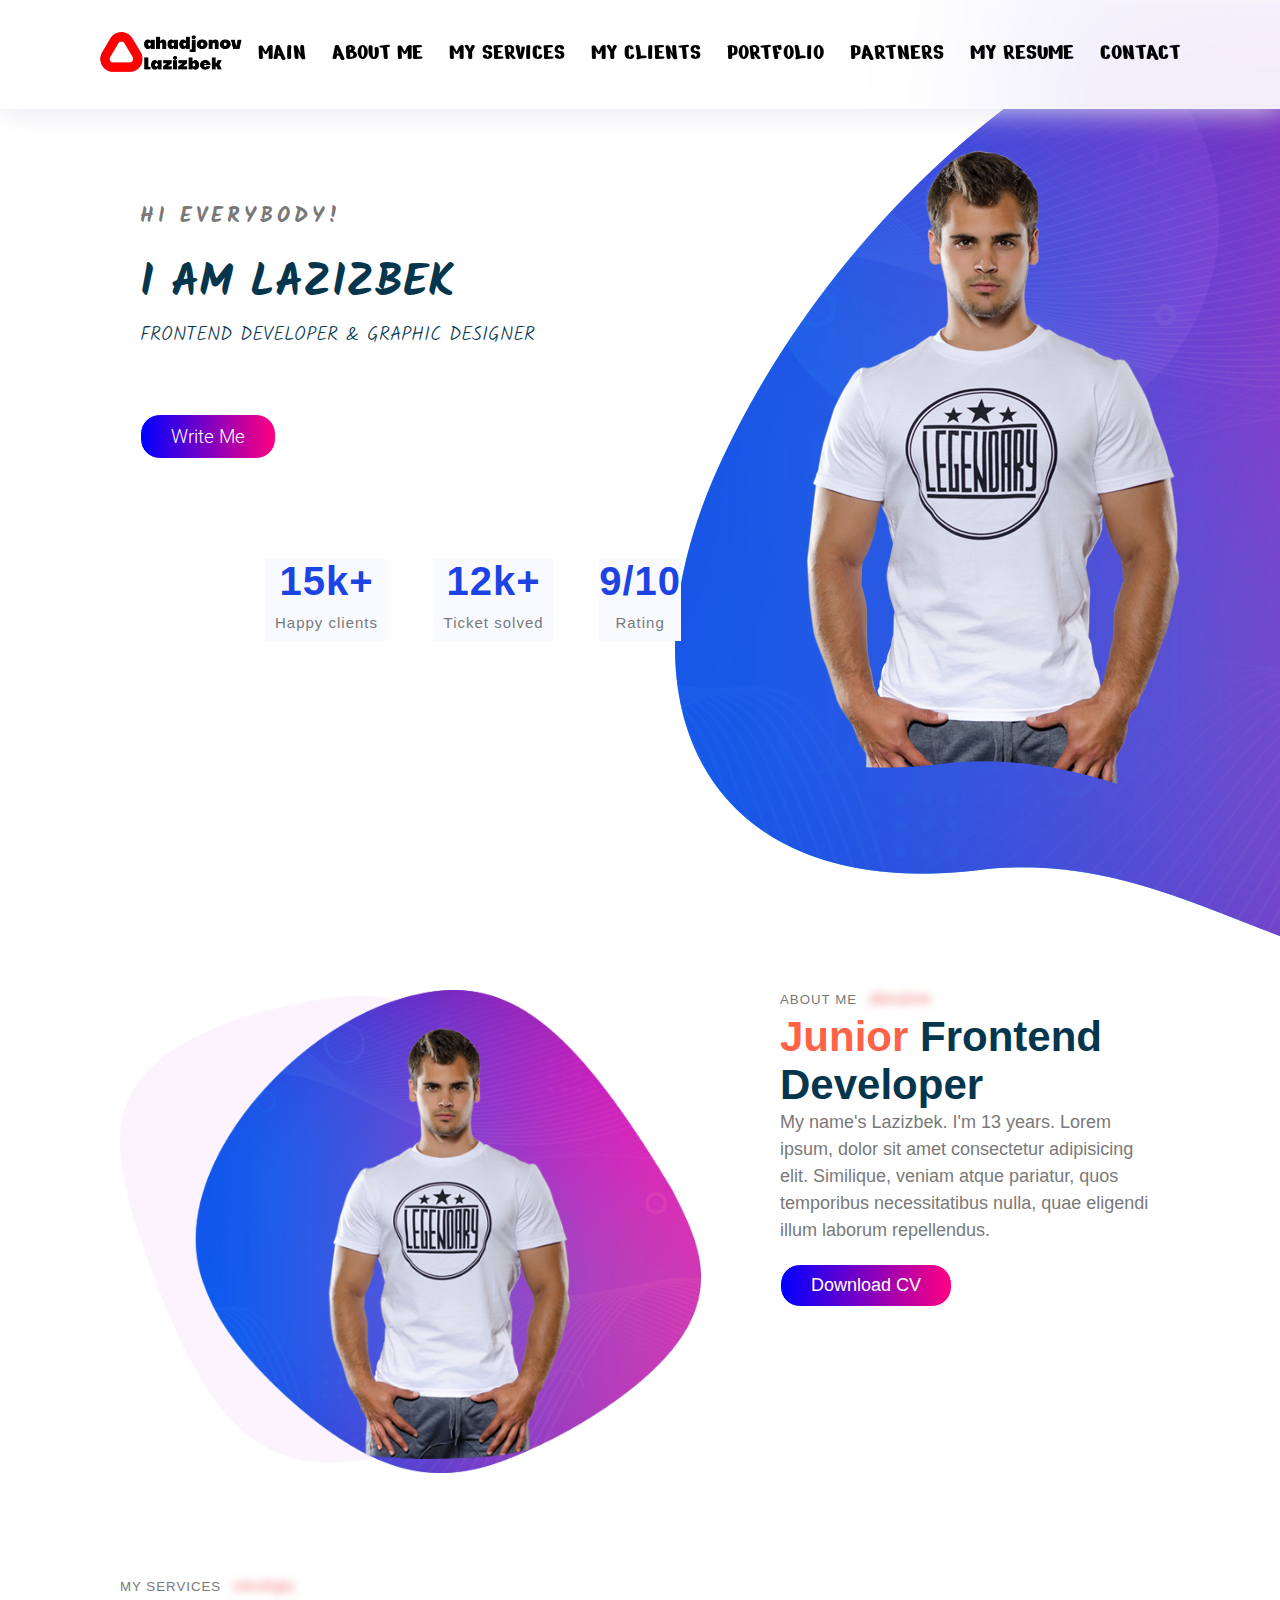
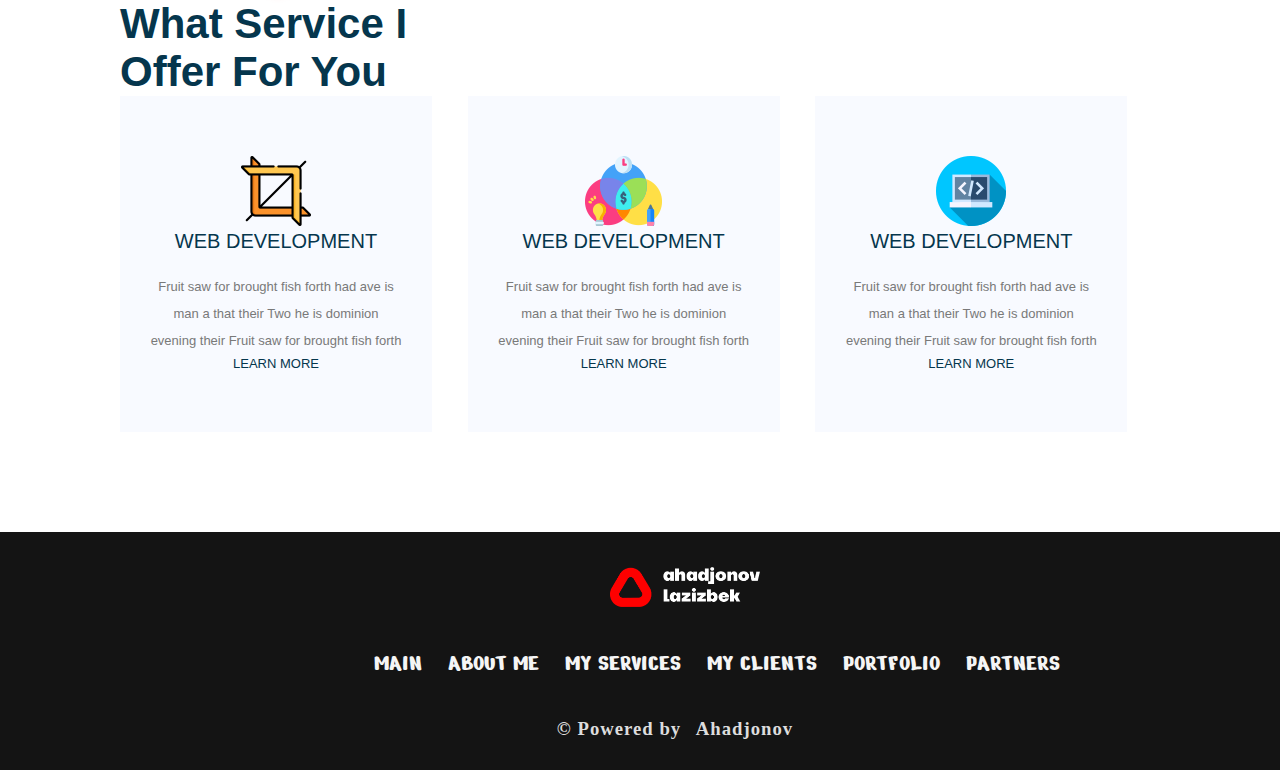
<file: index.html>
<!DOCTYPE html>
<html lang="en">
<head>
    <meta charset="UTF-8">
    <meta name="viewport" content="width=device-width, initial-scale=1.0">
    <title>Portfolio | Lazizbek Akhadjonov</title>
    <link rel="stylesheet" href="/main.css">
    <link rel="icon" type="image/ahadjonov logo transparent 2.png" href="./images/ahadjonov logo transparent 2.png">
    <link rel="preconnect" href="https://fonts.googleapis.com">
    <link rel="preconnect" href="https://fonts.gstatic.com" crossorigin>
    <link href="https://fonts.googleapis.com/css2?family=Kalam:wght@300;400;700&family=Nerko+One&family=Roboto&display=swap" rel="stylesheet">
    <!-- Google tag (gtag.js) -->
    <script async src="https://www.googletagmanager.com/gtag/js?id=G-WJMTF957H3"></script>
    <script>
        window.dataLayer = window.dataLayer || [];
        function gtag(){dataLayer.push(arguments);}
        gtag('js', new Date());

        gtag('config', 'G-WJMTF957H3');
        </script>
        <!-- window.dataLayer = window.dataLayer || [];
        function gtag(){dataLayer.push(arguments);}
        gtag('js', new Date());

        gtag('config', 'G-WJMTF957H3'); -->
    </script>
</head>
<body>
     <!-- Header section -->
     <div class="main-banner"> 
     <div class="container">
        <header class="main-header">
            <div class="main-header__logo">
                <a href="index.html">
                    <img src="images/ahadjonov-logo-black.png" alt="my_logo">
                </a>
            </div>
            <nav class="main-navigation">
                <ul class="main-navigation__items">
                    <li class="main-navigation__item">
                        <a href="index.html">Main</a>
                    </li>
                    <li class="main-navigation__item">
                        <a href="#">About me</a>
                    </li>
                    <li class="main-navigation__item">
                        <a href="#">My services</a>
                    </li>
                    <li class="main-navigation__item">
                        <a href="#">My clients</a>
                    </li>
                    <li class="main-navigation__item">
                        <a href="portfolio.html">Portfolio</a>
                    </li>
                    <li class="main-navigation__item">
                        <a href="#">Partners</a>
                    </li>
                    <li class="main-navigation__item">
                        <a href="my_resume.html">My Resume</a>
                    </li>
                    <li class="main-navigation__item">
                        <a href="contact.html">Contact</a>
                    </li>
                </ul>
            </nav>
        </header>
        <section id="main" class="navigation-contact">
            <img class="main-section__image" src="images/me.png" alt="my_photo">
            <div class="main-section__info">
                <h4 class="main-section__welcome">Hi everybody!</h4>
                <br>
                <h1 class="main-section__introdaction">I am Lazizbek</h1>
                <br>
                <h3 class="main-section__position">Frontend Developer & Graphic Designer</h3>
                <div class="main-section__social-medias">
                    <a href="https://t.me/akhadjonov_620"><i class="fa-brands fa-telegram"></i></a>
                    <a href="https://www.youtube.com/@ahadjonov_lazizbek"><i class="fa-brands fa-youtube"></i></a>
                    <a href="https://www.instagram.com/_akhadjonovs_portfolio_/"><i class="fa-brands fa-instagram"></i></a>
                </div>
                <button class="main-section__button button" type="button">
                    <a href="https://t.me/a_laz1zbek">Write Me</a>
                </button>
            </div>
           </section>
           <section id="state__section">
            <div class="Statics1 statics">
                <h1 class="stete-info__number">
                    15k+
                </h1>
                <br>
                <p class="state-info">Happy clients</p>
                <br>
            </div>
            <div class="Statics2 statics">    
                <h1 class="stete-info__number">
                12k+
                </h1>
                <br>
                <p class="state-info">Ticket solved</p>
                <br>
            </div>
            <div class="Statics3 statics">  
                <h1 class="stete-info__number">
                    9/10
                </h1>
                <br>
                <p class="state-info">Rating</p>
            </div>
        </section>
      </div>
     </div>
      <!-- Header section -->


      <!-- Statics -->
    
       <!-- /Statics -->


       <!-- About me section -->
        <div class="container">
            <section id="about me" class="about-me">
                <div class="about-me__image">
                    <img src="images/about-me.png" alt="about-me">
                </div>
                <div class="about-me__info">
                    <h5 class="section-subtitle undisplay">
                        About me
                    </h5><span class="blur-line undisplay">aboutme</span>
                    <h3 class="section-title">
                        <span style="color: tomato;">Junior</span> Frontend Developer
                    </h3>
                    <p class="about-me__description">My name's Lazizbek. I'm 13 years. Lorem ipsum, dolor sit amet consectetur adipisicing elit. Similique, veniam atque pariatur, quos temporibus necessitatibus nulla, quae eligendi illum laborum repellendus. </p>
                    <button class="about-me__button button" type="button">Download CV</button>
                </div>
            </section>
        </div>
        <!-- /About me section -->
        <div class="clearfix"></div>
        <!-- My services section -->
        <div class="container">
            <section id="my-services" class="services">
            <h5 class="section-subtitle">
                MY SERVICES
            </h5><span class="blur-line">veruhgiu</span><br>
            <h2 class="section-title">
                What Service I <br> Offer For You
            </h3>            
            <div class="services-cards">
                <div class="service-card">
                    <img src="images/service-1.png" alt="Service1" class="service-card__icon">
                    <h5 class="service-card__title">Web Development</h5>
                    <p class="service-card__description">Fruit saw for brought fish forth had ave is man a that their Two he is dominion evening their Fruit saw for brought fish forth</p>
                    <a href="#" class="service-card__link">Learn more</a>
                </div>
                <div class="service-card">
                    <img src="images/service-2.png" alt="Service1" class="service-card__icon">
                    <h5 class="service-card__title">Web Development</h5>
                    <p class="service-card__description">Fruit saw for brought fish forth had ave is man a that their Two he is dominion evening their Fruit saw for brought fish forth</p>
                    <a href="#" class="service-card__link">Learn more</a>
                </div>
                <div class="service-card">
                    <img src="images/service-3.png" alt="Service1" class="service-card__icon">
                    <h5 class="service-card__title">Web Development</h5>
                    <p class="service-card__description">Fruit saw for brought fish forth had ave is man a that their Two he is dominion evening their Fruit saw for brought fish forth</p>
                    <a href="#" class="service-card__link">Learn more</a>
                </div>
            </div>
        </section>
        </div>
        <!-- /My services section -->

          <!-- Footer -->
            <footer class="footer-section">
            <div class="main-header__logo">
                <a href="index.html">
                    <img class="footer-section-logo" src="images/logo.png" alt="my_logo">
                </a>
            </div>
            <nav class="footer-navigation">
                <ul class="footer-navigation__items">
                    <li class="footer-navigation__item">
                        <a href="index.html">Main</a>
                    </li>
                    <li class="footer-navigation__item">
                        <a href="my_resume.html">About me</a>
                    </li>
                    <li class="footer-navigation__item">
                        <a href="#">My services</a>
                    </li>
                    <li class="footer-navigation__item">
                        <a href="#">My clients</a>
                    </li>
                    <li class="footer-navigation__item">
                      <a href="portfolio.html">Portfolio</a>
                    </li>
                    <li class="footer-navigation__item">
                        <a href="#">Partners</a>
                    </li>
                </ul>
            </nav>
            <div class="footer-text">
            <h3 class="footer-mine-info">© Powered by <a href="https://t.me/laz1zbek_dev">Ahadjonov</a></h3>
            </div>
        </footer>
</body>
</html>
</file>
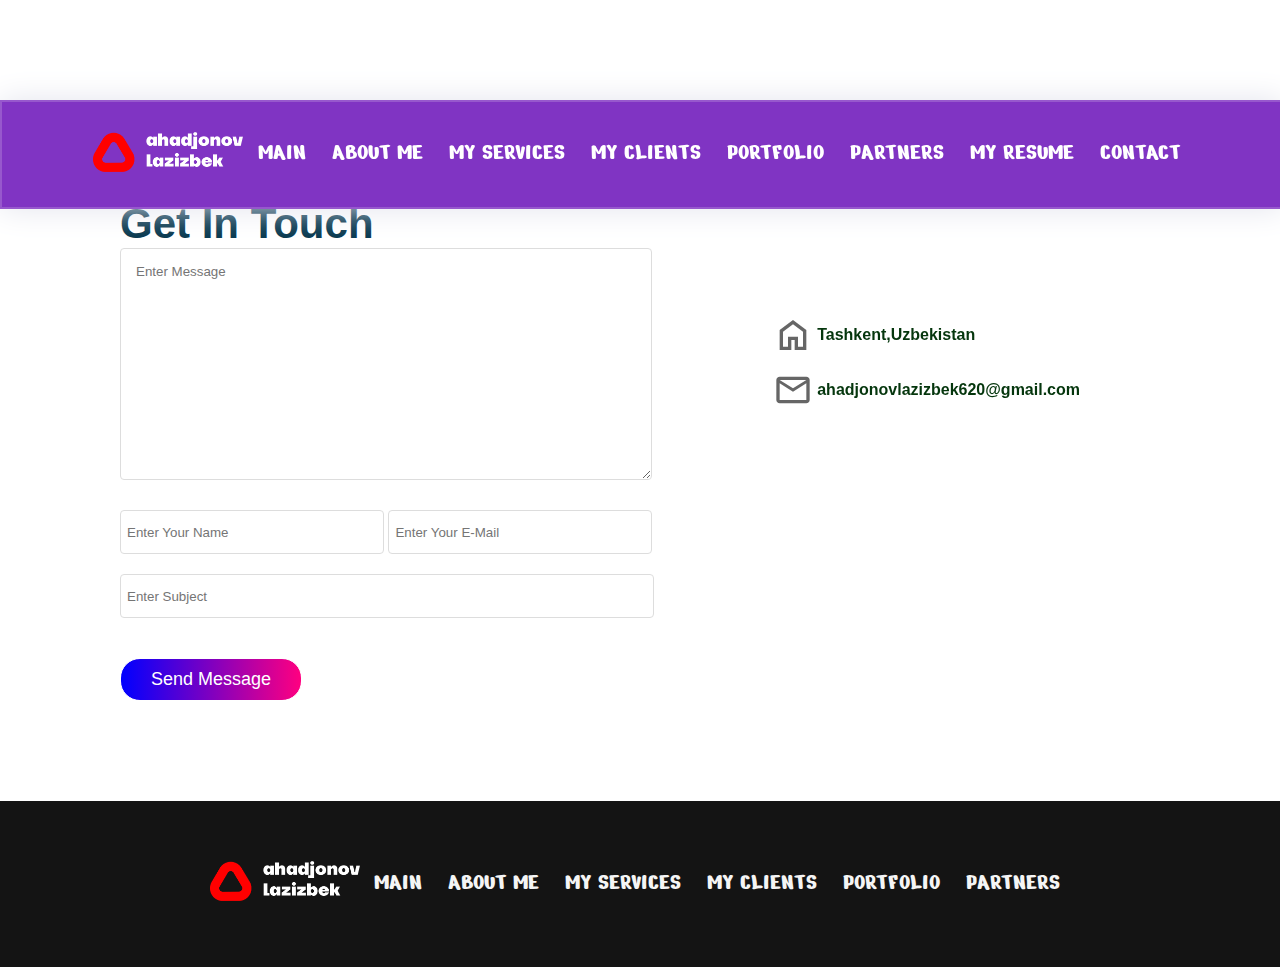
<file: contact.html>
<!DOCTYPE html>
<html>
<head>
    <meta charset="UTF-8" />
    <title>Contact | Lazizbek Ahadjonov</title>
    <link rel="stylesheet" href="main.css">
    <link rel="icon" type="image/ahadjonov logo transparent 2.png" href="./images/ahadjonov logo transparent 2.png">
    <link rel="preconnect" href="https://fonts.googleapis.com">
    <link rel="preconnect" href="https://fonts.gstatic.com" crossorigin>
    <link href="https://fonts.googleapis.com/css2?family=Kalam:wght@300;400;700&family=Nerko+One&family=Roboto&display=swap" rel="stylesheet">
    <!-- Google tag (gtag.js) -->
    <script async src="https://www.googletagmanager.com/gtag/js?id=G-WJMTF957H3"></script>
    <script>
        window.dataLayer = window.dataLayer || [];
        function gtag(){dataLayer.push(arguments);}
        gtag('js', new Date());

        gtag('config', 'G-WJMTF957H3');
        </script>
        <!-- window.dataLayer = window.dataLayer || [];
        function gtag(){dataLayer.push(arguments);}
        gtag('js', new Date());

        gtag('config', 'G-WJMTF957H3'); -->
    </script>
</head>
<body>
    <div class="container">
        <header class="main-header navigation-contact">
            <div class="main-header__logo">
                <a href="index.html">
                    <img src="images/logo.png" alt="my_logo">
                </a>
            </div>
            <nav class="main-navigation">
                <ul class="main-navigation__items">
                    <li class="main-navigation__item">
                        <a href="#">Main</a>
                    </li>
                    <li class="main-navigation__item">
                        <a href="#">About me</a>
                    </li>
                    <li class="main-navigation__item">
                        <a href="#">My services</a>
                    </li>
                    <li class="main-navigation__item">
                        <a href="#">My clients</a>
                    </li>
                    <li class="main-navigation__item">
                        <a href="#">Portfolio</a>
                    </li>
                    <li class="main-navigation__item">
                        <a href="#">Partners</a>
                    </li>
                    <li class="main-navigation__item">
                        <a href="my_resume.html">My Resume</a>
                    </li>
                    <li class="main-navigation__item">
                        <a href="contact.html">Contact</a>
                    </li>
                </ul>
            </nav>
        </header>
    </div>
    <div class="container">
        <div class="navigation-margin">
            <h1 class="section-title contact-title">Get in Touch</h1>
        <form action="server.php">
            <textarea name="textarea" id="enter-message" placeholder="Enter Message"></textarea>
            <input type="text" name="text" id="name-contact" placeholder="Enter Your Name" class="name-input">
            <input type="email" class="email-contact" placeholder="Enter Your E-Mail"><br>
            <input type="text" name="text" id="subject-input" placeholder="Enter Subject" class="subject-input" required>
        </form>
        <button class="button">Send Message</button>
    <div class="contac-page-icons">
        <img class="contac-page__home-icon" src="images/home_24dp_666666_FILL0_wght400_GRAD0_opsz24.svg" alt="#">
        <h4>Tashkent,Uzbekistan</h4><br>
        <img src="images/mail_24dp_666666_FILL0_wght400_GRAD0_opsz24.svg" alt="">
        <h4>ahadjonovlazizbek620@gmail.com</h4>
    </div>
    </div>
    </div>
    <footer class="footer-section">
        <div class="main-header__logo">
            <a href="index.html">
                <img src="images/logo.png" alt="my_logo">
            </a>
        </div>
        <nav class="footer-navigation">
            <ul class="footer-navigation__items">
                <li class="footer-navigation__item">
                    <a href="#">Main</a>
                </li>
                <li class="footer-navigation__item">
                    <a href="#">About me</a>
                </li>
                <li class="footer-navigation__item">
                    <a href="#">My services</a>
                </li>
                <li class="footer-navigation__item">
                    <a href="#">My clients</a>
                </li>
                <li class="footer-navigation__item">
                    <a href="#">Portfolio</a>
                </li>
                <li class="footer-navigation__item">
                    <a href="#">Partners</a>
                </li>
            </ul>
        </nav>
    </footer>
</body>
</html>
</file>
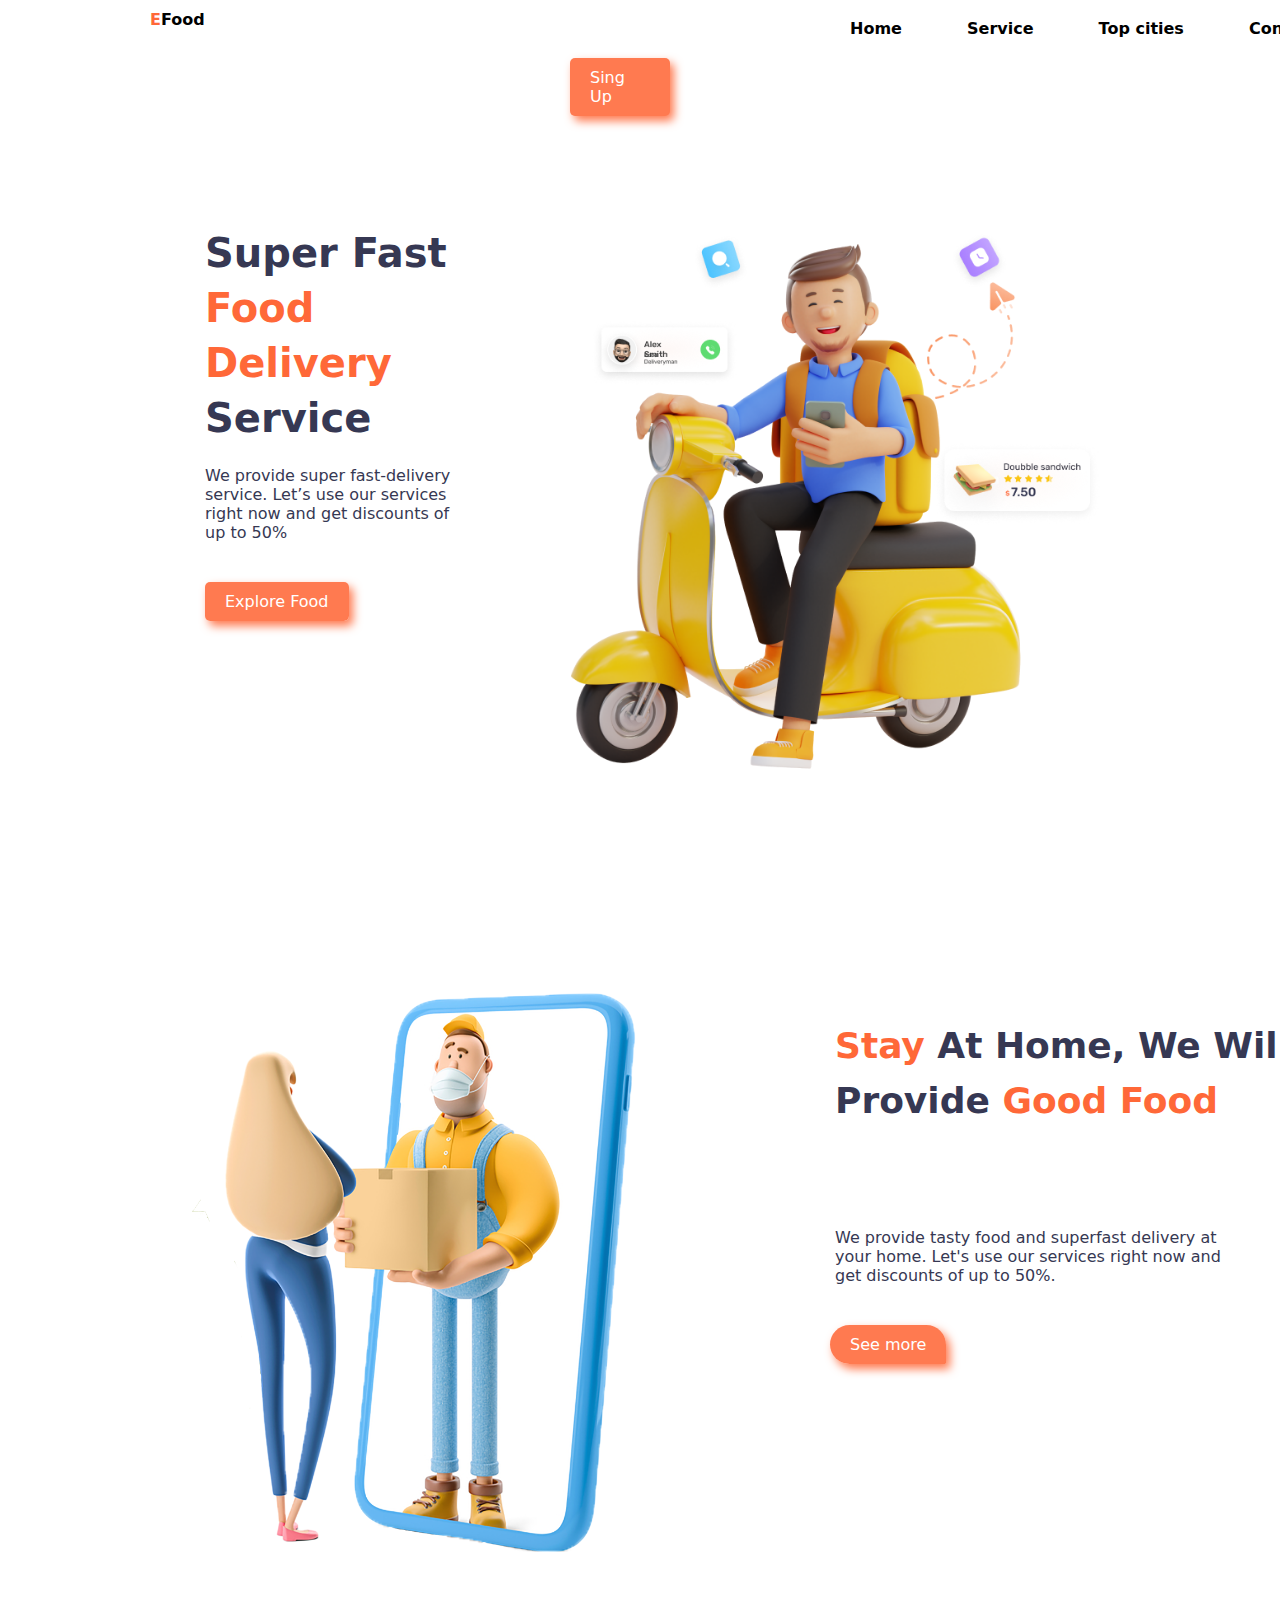
<file: efood.html>
<!DOCTYPE html>
<html lang="en">
<head>
    <meta charset="UTF-8">
    <meta name="viewport" content="width=device-width, initial-scale=1.0">
    <title>EFood | Lazizbek</title>
    <link rel="stylesheet" href="efood.css">
</head>
<body>
    <div class="container">
        <nav class="efood-navbar-section">
            <div class="nav header">
                <h4><span>E</span>Food</h4>
            </div>
            <div class="nav-nav">
                <h4>Home</h4>
                <h4>Service</h4>
                <h4>Top cities</h4>
                <h4>Contact</h4>
            </div>
        </nav>
    </div>
    <a class="box-mover" href="#">Sing Up</a>
    <main>
        <div class="conteiner">
            <div class="efood-section1">
                <img class="efood-img1" src="images/efood-img1.png" alt="1">
                <h1 class="main-section-header1">super fast <span>Food
                delivery</span> service</h1>
                <p>We provide super fast-delivery service. Let’s use our services right now and get discounts of up to 50%</p>
                <a class="main-button btn" href="#">Explore Food</a>
            </div>
            <div class="clear"></div>
            <div class="efood-section2">
                <img class="efood-img2" src="images/efood-img2.png" alt="2">
                <div>
                    <h1 class="main-section-header2"><span>Stay</span> at home, we will Provide <span>good food</span></h1>
                    <p>We provide tasty food and superfast delivery at your home.  Let's use our services right now and get discounts of up to 50%.</p>
                    <a class="btn section2-button" href="#">See more</a>
                </div>
            </div>
        </div>
    </main>
</body>
</html>
</file>
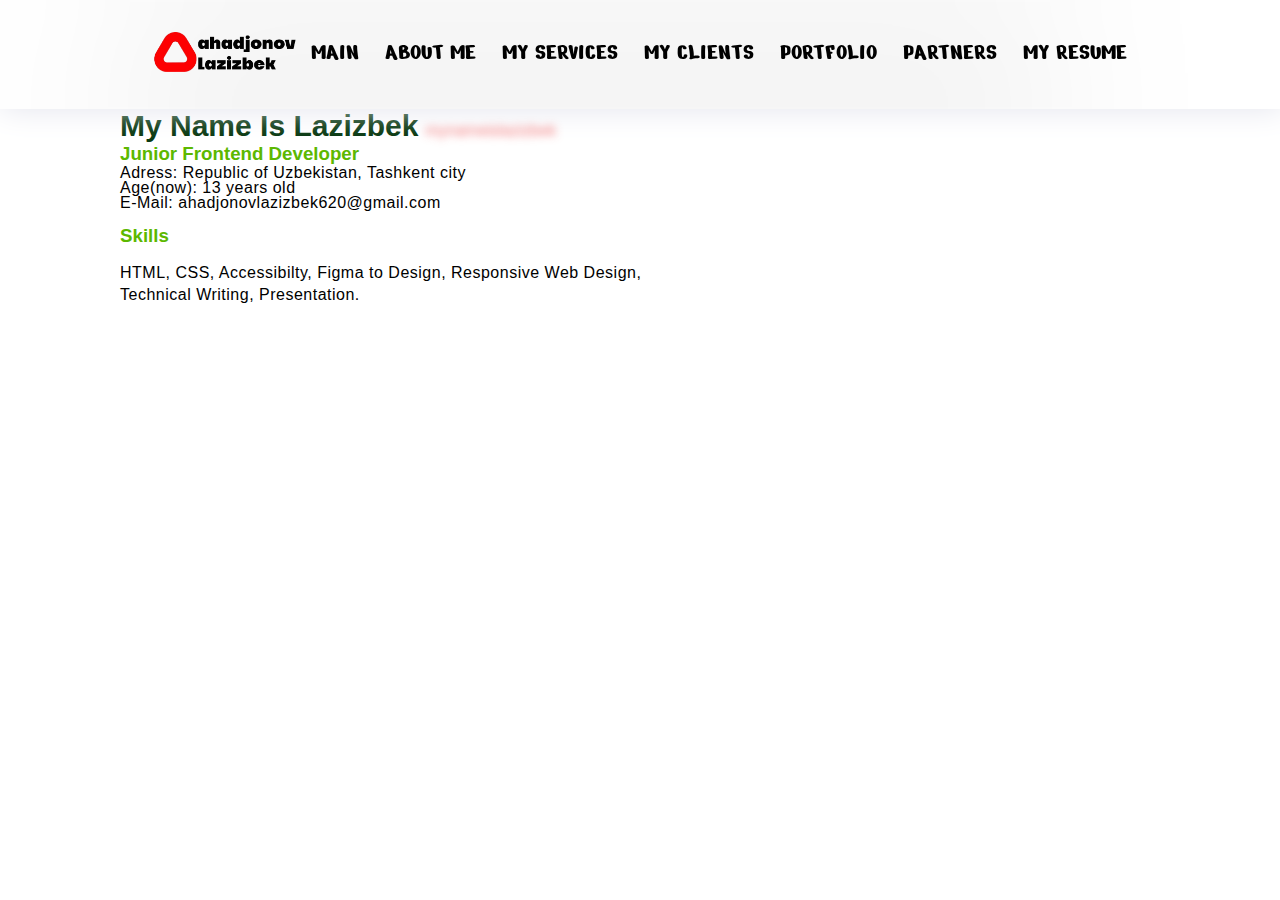
<file: my_resume.html>
<!DOCTYPE html>
<html lang="en">
<head>
    <meta charset="UTF-8">
    <meta name="viewport" content="width=device-width, initial-scale=1.0">
    <title>My Resume</title>
    <link rel="stylesheet" href="main.css">
    <link rel="icon" type="image/ahadjonov logo transparent 2.png" href="./images/ahadjonov logo transparent 2.png">
    <link rel="preconnect" href="https://fonts.googleapis.com">
    <link rel="preconnect" href="https://fonts.gstatic.com" crossorigin>
    <link href="https://fonts.googleapis.com/css2?family=Kalam:wght@300;400;700&family=Nerko+One&family=Roboto&display=swap" rel="stylesheet">
   <!-- Google tag (gtag.js) -->
    <script async src="https://www.googletagmanager.com/gtag/js?id=G-WJMTF957H3"></script>
    <script>
  window.dataLayer = window.dataLayer || [];
  function gtag(){dataLayer.push(arguments);}
  gtag('js', new Date());

  gtag('config', 'G-WJMTF957H3');
</script>
  <!-- window.dataLayer = window.dataLayer || [];
  function gtag(){dataLayer.push(arguments);}
  gtag('js', new Date());

  gtag('config', 'G-WJMTF957H3'); -->
</script>
</head>
<body>
    <!-- Navigation section -->
    <div class="container">
    <header class="main-header">
        <div class="main-header__logo">
            <a href="index.html">
                <img src="images/ahadjonov-logo-black.png" alt="my_logo">
            </a>
        </div>
        <nav class="main-navigation">
            <ul class="main-navigation__items">
                <li class="main-navigation__item">
                    <a href="#">Main</a>
                </li>
                <li class="main-navigation__item">
                    <a href="#">About me</a>
                </li>
                <li class="main-navigation__item">
                    <a href="#">My services</a>
                </li>
                <li class="main-navigation__item">
                    <a href="#">My clients</a>
                </li>
                <li class="main-navigation__item">
                    <a href="#">Portfolio</a>
                </li>
                <li class="main-navigation__item">
                    <a href="#">Partners</a>
                </li>
                <li class="main-navigation__item">
                    <a href="my_resume.html">My Resume</a>
                </li>
            </ul>
        </nav>
    </header>
    </div>
    <!-- /Navigation Section -->

    <!-- My Resume section -->
    <div class="container">
        <div class="resume-section">
        <hr class="section-resume-hr">
        <h1 class="section-title resume-title">My name is Lazizbek</h1><span class="blur-line">mynameislazizbek</span>
        <h3 class="position-resume resume-subtitle">Junior Frontend Developer</h3>
        <div class="resume-frontend-info resume-info">
            <p class="resume-live">Adress: Republic of Uzbekistan, Tashkent city</p>
            <p class="resume-age">Age(now): 13 years old</p>
            <p class="resume-mailadress">E-Mail: ahadjonovlazizbek620@gmail.com</p>
        </div>
        <h3 class="resume-subtitle resume-skills">Skills</h3>
            <div class="resume-skills-info resume-info">
                HTML, CSS, Accessibilty, Figma to Design, Responsive Web Design, <br> Technical Writing, Presentation.
            </div>
    </div>
    </div>  
    </body>
</html>
</file>
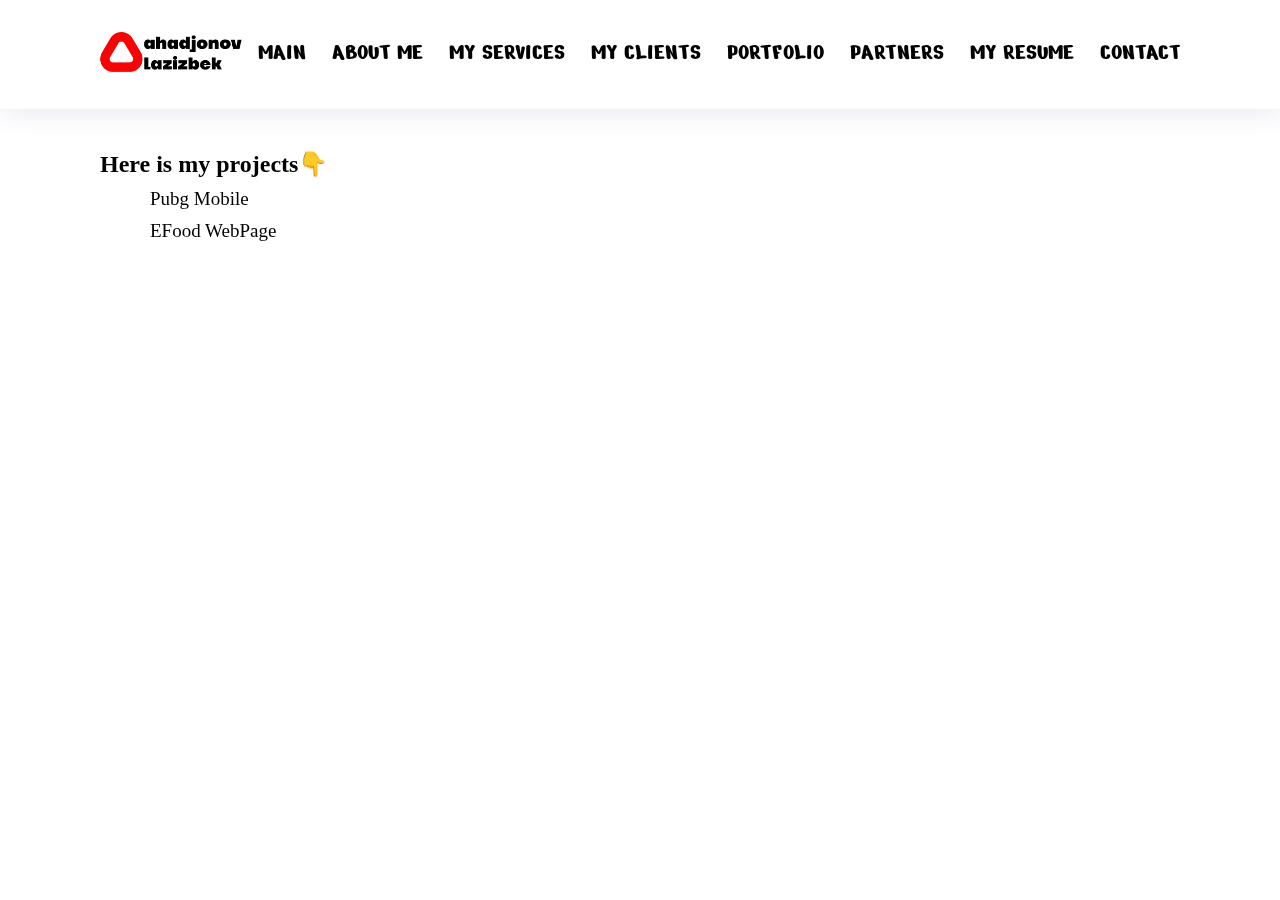
<file: portfolio.html>
<!DOCTYPE html>
<html lang="en">
<head>
    <meta charset="UTF-8">
    <meta name="viewport" content="width=device-width, initial-scale=1.0">
    <title>Portfolio | Lazizbek</title> 
    <link rel="stylesheet" href="main.css">
    <link rel="icon" type="image/ahadjonov logo transparent 2.png" href="./images/ahadjonov logo transparent 2.png">
    <link rel="preconnect" href="https://fonts.googleapis.com">
    <link rel="preconnect" href="https://fonts.gstatic.com" crossorigin>
    <link href="https://fonts.googleapis.com/css2?family=Kalam:wght@300;400;700&family=Nerko+One&family=Roboto&display=swap" rel="stylesheet">
</head>
<body>
        <div class="container">
           <header class="main-header">
               <div class="main-header__logo">
                   <a href="index.html">
                       <img src="images/ahadjonov-logo-black.png" alt="my_logo">
                   </a>
               </div>
               <nav class="main-navigation">
                   <ul class="main-navigation__items">
                       <li class="main-navigation__item">
                           <a href="#">Main</a>
                       </li>
                       <li class="main-navigation__item">
                           <a href="#">About me</a>
                       </li>
                       <li class="main-navigation__item">
                           <a href="#">My services</a>
                       </li>
                       <li class="main-navigation__item">
                           <a href="#">My clients</a>
                       </li>
                       <li class="main-navigation__item">
                           <a href="#">Portfolio</a>
                       </li>
                       <li class="main-navigation__item">
                           <a href="#">Partners</a>
                       </li>
                       <li class="main-navigation__item">
                           <a href="my_resume.html">My Resume</a>
                       </li>
                       <li class="main-navigation__item">
                           <a href="contact.html">Contact</a>
                       </li>
                   </ul>
               </nav>
           </header>
        </div>
        <main class="porfolio-main-section">
            <div class="portfolio-main-section-header">
                <h2>Here is my projects👇</h2>
                <ul>
                    <li><a href="pubgm.html">Pubg Mobile</a></li>
                    <li><a href="efood.html">EFood WebPage</a></li>
                </ul>
            </div>
        </main>
</body>
</html>
</file>
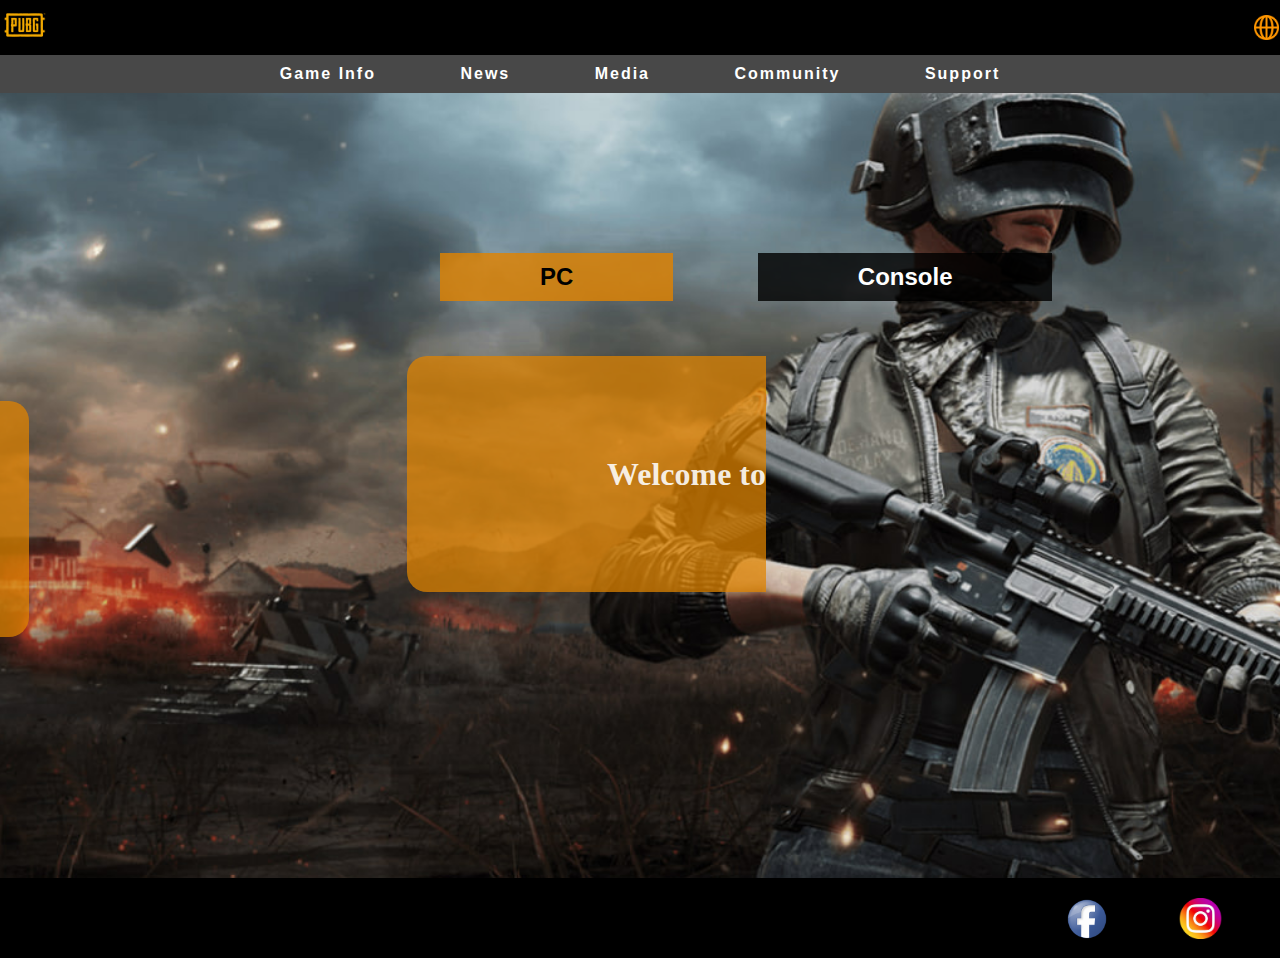
<file: pubgm.html>
<!DOCTYPE html>
<html lang="en">
<head>
    <meta charset="UTF-8">
    <meta name="viewport" content="width=device-width, initial-scale=1.0">
    <title>Pubg Mobile</title>
    <link rel="stylesheet" href="pubgmcss.css">
</head>
<body>
    <div class="container">
        <nav>
            <div class="nav">
                <img class="Pubgm-logo" src="images/cdnlogo.com_pubg.png" alt="#">
                <img src="images/internet_at474e7p4wqw_64.png" alt="#" class="internet-img">
                <h4 class="dropdown">Languagae ▽</h4>
                <h4 class="button play-now-btn">Play Now</h4>
            </div>
            <div class="nav1">
                <h4>Game Info</h4>
                <h4>News</h4>
                <h4>Media</h4>
                <h4>Community</h4>
                <h4>Support</h4>
            </div>
        </nav>
        <main>
            <h2 class="pc">PC</h2>
            <h2 class="console">Console</h2>
            <h1 class="main-header">Welcome to Erangel!</h1>
        </main>
        <footer>
            <div class="black-bg">
                <img class="img1" src="images/social_facebook_button_blue_256_30648.png" alt="faecbook-logo">
                <img class="img2" src="images/insta-logo.png" alt="instagram-logo">
            </div>
        </footer>
    </div>
</body>
</html>
</file>
<file: main.css>
.container{
    font-family: sans-serif;
    width: 1040px;
    margin: 0 auto;
}
/* @media only screen and (min-width:600px){
    .button{
        background-color: #fff;
    }
} */
*{
    margin: 0;
    padding: 0;
}
*::selection{
    background-color: #ddd;
    color: #191919;
}
.clearfix{
    clear: both;
}
.undisplay{
    display: block;
}
.main-header__logo{
    display: inline-block;
}
#main{
    background-color: #00000000;
}
.main-section__image{
    float: right;
    margin-top: 50px;
}
.main-header{
    position: fixed;
    font-family: sans-serif;
    top: 0px;
    content: normal;
    display: inline-block;
    margin-bottom: 100px;
    backdrop-filter: blur(80px);
    box-shadow: 0px 0px 30px rgb(227, 228, 237);
    border: 2px solid rgba(255, 255, 255, 0.18);
    width: 100%;
    left: 0px;
    text-align: center;
}
.navigation-contact{
    background-color: #8034C3;
    margin-top: 100px;
}
.navigation-contact nav ul li a{
    color: #fff;
}
.main-header__logo img{
    width: 150px;
    padding-top: 30px;
}
.main-banner{
    background: url('../images/main-banner.png');
    background-position: center;
    background-size: cover;
    min-height: 890px;
    margin-left: 40px;
}
.main-navigation{
    display: inline-block;
    vertical-align: middle;
    font-size: 24px;
    text-transform: uppercase;
    font-family: "Nerko One";
    margin-bottom: 30px;
}
.main-navigation__item{
    display: inline-block;
    padding: 10px;
}
.main-navigation__item a{
    text-decoration: none;
    color: #000000;
}
.main-navigation__item a:hover{
    color: #ff0000;
    transition-duration: 1s;
    transition-timing-function: cubic-bezier(0, 0, 0.18, 1.48);
}
.main-section__info{
    font-family: "Roboto", sans-serif;
    display: inline;
}

.main-section__welcome{
    color:#797979;
    font-size: 21px;
    letter-spacing: 4px;
    margin-top: 100px;
    text-transform: uppercase;
    font-weight: 700;
    font-family: "Kalam", cursive;
    display: inline-block;
    margin-bottom: 5px;
}
.main-section__introdaction{
    font-size: 45px;
    margin: 10px 10px 0px 0px;
    display: inline-block;
    color: #05364d;
    text-transform: uppercase;
    font-weight: 900;
    font-family: "Kalam", cursive;
}
.main-section__position{
    text-transform: uppercase;
    color: #05364d;
    font-weight: lighter;
    font-family: "Kalam", cursive;
}
.main-section__button{
    border: none;
    padding: 1px;
}

.main-section__button a{
    font-size: 19px;
    font-weight: 300;
    font-family: "Roboto", sans-serif;
    color: #fff;
    text-decoration: none;
}

.main-section__social-medias a{
    color:  #8fa1aa;
    font-size: 20px;
    display: inline-block;
    margin-right: 16px;
    cursor: pointer;
    margin: 20px 16px 20px 0px;
}
.main-section__social-medias a i:hover{
    color: #1c44e4;
}

/* State */
#state__section{
    text-align: center;  
    font-size: 20px;
}
.statics{
    text-align: center;
    margin: 0px 10px 10px 0px;
    padding: 0;
    font-family: sans-serif;
}
.statics h1{
    color: #1c44e4;
    display: inline;
}
.statics p{
    color: #797979;
    display: inline-block;
    margin: 10px 10px 10px 10px;
    font-size: 15px;
}
.Statics1, .Statics2, .Statics3{
    background-color: #f8faff;
    display: inline-block;
    letter-spacing: 1px;
    margin: 100px 20px ;
}

.about-me__image{
    float: left;
}
.about-me__image img{
    width: 88%;
}
.section-subtitle{
    letter-spacing: 1px;
    margin-bottom: 10px;
    font-weight: 500;
    text-transform: uppercase;
    color: #797979;
    display: inline;
}

.section-title{
    color: #05364d;
    font-weight: 800;
    text-transform: capitalize;
    margin-top: 5px;
    font-size: 42px;
}

.about-me__description{
    color: #797979;
    font-weight: 300;
    line-height: 27px;
    font-size: 18px;
}

.button{
    background: linear-gradient(to left, rgb(255, 0, 128), blue);
    padding: 10px 30px;
    margin: 20px 30px 0px 0px;
    border: 1px solid;
    color: #ffffff;
    font-size: 18px;
    cursor: pointer;
    border-radius: 20px;
}
.button:hover {
    background: linear-gradient(90deg, rgb(255, 0, 128), blue);
    transition-timing-function: cubic-bezier(0, 0, 0.18, 1.48);
    transition-duration: 10s;
}
.button:active{
    background-color: #000000b0;
}

.blur-line{
    display: inline-block;
    color: rgba(237, 35, 35, 0.6);
    width: 80px;
    height: 4px;
    margin-left: 7px;
    filter: blur(4px);
    border-radius: 4px;
}

/* Services section */
.services{
    padding-top: 100px;
}
.service-card{
    display: inline-block;
    width: 30%;
    margin-right: 3%;
    padding: 60px 30px;
    background-color: #F8FAFF;
    text-align: center;
    box-sizing: border-box;
}
.service-card__title{
    color: #05364D;
    font-size: 20px;
    font-weight: 500;
    margin-bottom: 20px;
    text-transform: uppercase;
}
.service-card__description{
    line-height: 27px;
    font-size: 13px;
    font-weight: 300;
    color: #797979;
}
.service-card__link{
    font-size: 13px;
    font-weight: 500;
    text-transform: uppercase;
    color: #05364D;
    text-decoration: none;
}

.service-card:hover{
    background-color: #5f30ff;
    transition-timing-function: cubic-bezier(0, 0, 0.18, 1.48);
    transition-duration: 1s;
}
.service-card:hover .service-card__title,
.service-card:hover .service-card__description,
.service-card:hover .service-card__link{
    color: #edecec;
    transition-timing-function: cubic-bezier(0, 0, 0.18, 1.48);
    transition-duration: 1s;
}



/* Footer */
.footer-section{
    background-color: #141414;
    margin: 0px;
    padding: 30px;
    text-align: center;   
}
.footer-section-logo{
    position: relative;
    bottom: 50px;
    left: 400px;
}
.footer-section-logo{
    width: 380px;
    height: 90px;
    object-fit: contain;
}
.footer-navigation__item a{
    color: #fff;
    text-decoration: none;
}
.footer-navigation{
    display: inline-block;
    vertical-align: middle;
    font-size: 24px;
    text-transform: uppercase;
    font-family: "Nerko One", cursive;
    padding-bottom: 30px;
}
.footer-navigation__item{
    display: inline-block;
    padding: 10px;
}
.footer-navigation__item a{
    text-decoration: none;
    color: whitesmoke;
}
.footer-navigation__item a:hover{
    color: #ff0000;
}
.footer-section{
    margin-top: 100px;
}
.footer-mine-info{
    color: #ddd;
    letter-spacing: 1px;
    position: relative;
    left: 30px;
}
.footer-mine-info a{
    color: #ddd;
    text-decoration: none;
    letter-spacing: 1px;
    position: relative;
    left: 10px;
}
.footer-text{
    text-align: center;
    margin: 0px;
    padding: 0px;
    transition: ease-in-out 0.3s;
}
.section-resume-hr{
    margin-inline-end: 100px;
    border-width: 2px;
    border-style: solid;
    border-radius: 3px;
    overflow: visible;
    color: #000000;
}
.resume-title{
    font-size: 30px;
    color: #05360D;
    display: inline-block;
}
.resume-subtitle{
    color: rgb(92, 184, 0);
}

.resume-frontend-info{
    line-height: 15px;
}
.resume-skills{
    display: inline-block;
    margin: 15px;
    margin-left: 0px;
}
.resume-skills-info{
    line-height: 22px;
}
.resume-info{
    font-size: 16px;
    font-family: sans-serif;
    letter-spacing: 0.5px;
}
.resume-section{
    margin-top: 100px;
}
.contact-title{
    margin-top: 200px;
}
#enter-message{
    border: 1px solid #ddd ;
    border-radius: 4px;
    height: 200px;
    width: 500px;
    text-align: top-left;
    display:block;    
    font-family: sans-serif;
    padding: 15px;
}
.name-input, .email-contact{
    border: 1px solid #ddd ;
    border-radius: 4px;
    height: 30px;
    width: 250px;
    margin-top: 30px;
    text-align: top-left;
    display:inline-block;    
    padding: 6px;
    font-family: sans-serif;
}
.subject-input{
    border: 1px solid #ddd ;
    border-radius: 4px;
    height: 30px;
    width: 520px;
    margin: 20px 0px;
    text-align: top-left;
    display:inline-block;    
    padding: 6px;
    font-family: sans-serif;   
}
.contac-page-icons{
    position: absolute;
    right: 200px;
    top: 315px;
}
.contac-page-icons h4{
    display: inline;
    position: relative;
    line-height: 40px;
    bottom: 15px;
    color: #05360D;
    margin: 0px;
}
.contac-page-icons img{
    height: 40px;
    width: 40px;
}
.portfolio-main-section-header{
    position: relative;
    top: 150px;
    display: inline;
    left: auto;
}
.portfolio-main-section-header a{
    display: inline;
    font-family: cursive;
    text-decoration: none;
    color: #000000;
    margin: 150px;
    font-size: 19px;
}
.portfolio-main-section-header h2{
    display: inline;
    font-family: cursive;
    margin: 100px;
    text-decoration: none;
    color: #000;
}
.portfolio-main-section-header li{
    margin-top: 10px;
}
</file>
<file: efood.css>
.container{
    width: 1440px auto;
    margin: 0 auto;
}
.clear{
    clear: both;
}
*{
    padding: 0;
    margin: 0px 30px;
    box-sizing: border-box;
    color: inherit;
    list-style: none;
    text-decoration: none;
    font-family: "Rubik", system-ui;
}
*::selection{
    background-color: #ddd;
}
.box-mover{
    width: 100px;
    cursor: pointer;
    left: 500px;
    position: relative;
    animation: box-mover 11s infinite backwards linear alternate;    background-color: #FF7A50;
    padding: 10px 20px;
    border-radius: 5px;
    color: #fff;
    box-shadow: 4px 5px 10px #FF7A50;
    display: inline-block;
    margin: 10px;
    }
    .box-mover:hover{
        animation-play-state: paused;
    }
    @keyframes box-mover{
    0%{
        top: 0; 
        left: 0;
    }
    100%{
        top: 0;
        left: 1100px;
    }
}
@keyframes slow-text{
    from{color: #000;} 
    to{color: #FF6838;
        text-shadow: 5px 5px 30px#FF6838;
    }  
}
@keyframes btn{
    from{
        background-color: #FF7A50;   
        background-color: #FF7A50;
    }
    to{
        background-color: #edae49;
        box-shadow: 4px 5px 10px #edae49;
    }
}
.btn{
    background-color: #FF7A50;
    padding: 10px 20px;
    border-radius: 5px;
    color: #fff;
    box-shadow: 4px 5px 10px #FF7A50;
}
.btn:hover{
    color: #fcfef8;
    animation: btn 1s both;
}
.btn:active{
    background-color: #edae49d7;
    color: #fff;
}
.nav-nav h4{
    display: inline;
    margin: 0px 30px;
}
.nav-header{
    text-align: start;
    font-weight: 500;
    margin: 10px 100px;
    display: inline;
}
.nav-nav{
    text-align: end;
    margin-top: 0px;
    display: inline;
    position: relative;
    left: 700px;
    bottom: 10px;
}
.efood-navbar-section{
    margin-top: 10px;
}
.nav-nav h4:hover{
    cursor: pointer;
    animation-name: slow-text;
    animation-duration: 0.5s;
    animation-fill-mode: both;
}
span{
    margin: 0px;
    margin-top: 100px;
    color: #FF6838;
}
h4{
    display: inline;
}
.main-section-header1{
    text-transform: capitalize;
    font-weight: 700;
    color: #363853;
    line-height: 55px;
    width: 500px;
    font-size: 40px;
    margin-left: 55px;
    margin-bottom: 20px;
    margin-top: 100px;
}
p{
    color: #363853;
    font-weight: 400;
    width: 400px;
    font-size: 16px;
    margin-left: 55px;
    margin-bottom: 50px;
}
.main-button{
    margin-left: 55px;
}
.efood-img1{
    float: right;
    width: 600px;
    margin-bottom: 100px;
}
.efood-img2{
    position: relative;
    right: 100px;
    width: 600px;
    margin-bottom: 100px;

}
.main-section-header2{
    text-transform: capitalize;
    font-weight: 700;
    color: #363853;
    line-height: 55px;
    width: 500px;
    font-size: 36px;
    margin-left: 55px;
    margin-bottom: 100px;
    margin-top: 100px;
}
.efood-section2 div{
    position: relative;
    left: 600px;
    bottom: 800px;
}
.section2-button{
    border-radius: 20px 20px 1px 20px;
    margin-left: 50px;
}
a::selection{
    background-color: #363853;
}
</file>
<file: pubgmcss.css>
.container{
    font-family: sans-serif;
    width:  auto;
    margin: 0 auto;
}
body{
    margin: 0px;
    background: url(images/bg.jpg);
    background-position: center;
    background-size: cover;
    min-height: 890px;
}
*{
    color: #fff;
    margin: 0px;
    padding: 0px;
}
.Pubgm-logo{
    width: 50px;
    height: 50px;
    cursor: pointer;
}
.nav{
    background-color: #000;
    width: auto;
}
.internet-img{
    position: relative;
    left: 1200px;
    bottom: 10px;
    width: 25px;
    cursor: pointer;
}
.dropdown{
    color: #E08400;
    display: inline-block;
    position: relative;
    left: 1200px;
    bottom: 17px;
    cursor: pointer;
    font-family: 'Courier New', Courier, monospace;
}
.button{
    color: #000000;
    background-color: #E08400;
    display: inline;
    position: relative;
    bottom: 19px;
    left: 1210px;
    padding: 20px;
}
.nav1{
    display: block;
    background-color: rgb(72, 72, 72);
    width: auto;
    text-align: center;
}.nav1 h4{
    display: inline-block;
    margin: 10px 40px ;
    font-family: sans-serif;
    letter-spacing: 2px;
}
.main-section-img{
    min-width: 1519px;
}
.pc,.console{
    color: #000;
    display: inline-block;
    margin: 0px 40px;
}
.pc{
    background-color: #e08300cf;
    padding: 10px 100px;
    position: relative;
    bottom : -160px;
    left: 400px;
}
.console{
    background-color: #000000cf;
    padding: 10px 100px;
    position: relative;
    bottom : -160px;
    left: 400px;
    color: #fff;
}
.main-header{
    color: #ffffffdf;
    font-family: san-serif;
    background-color: #e08300bc;
    display: inline;
    border-radius: 20px;
    padding: 100px 200px;
    position: relative;
    bottom : -360px;
    left: -290px;
}
.black-bg{
    background-color: #000;
    width: auto;
    height: 80px;
    position: relative;
    top: 700px;
    text-align: end;
}
.black-bg .img1{
    width: 40px;
    margin: 10px;
    margin-right: 50px;
}
.black-bg .img2{
    width: 59px;
    margin: 10px;
    margin-right: 50px;
    margin-top: 20px;
}
</file>
